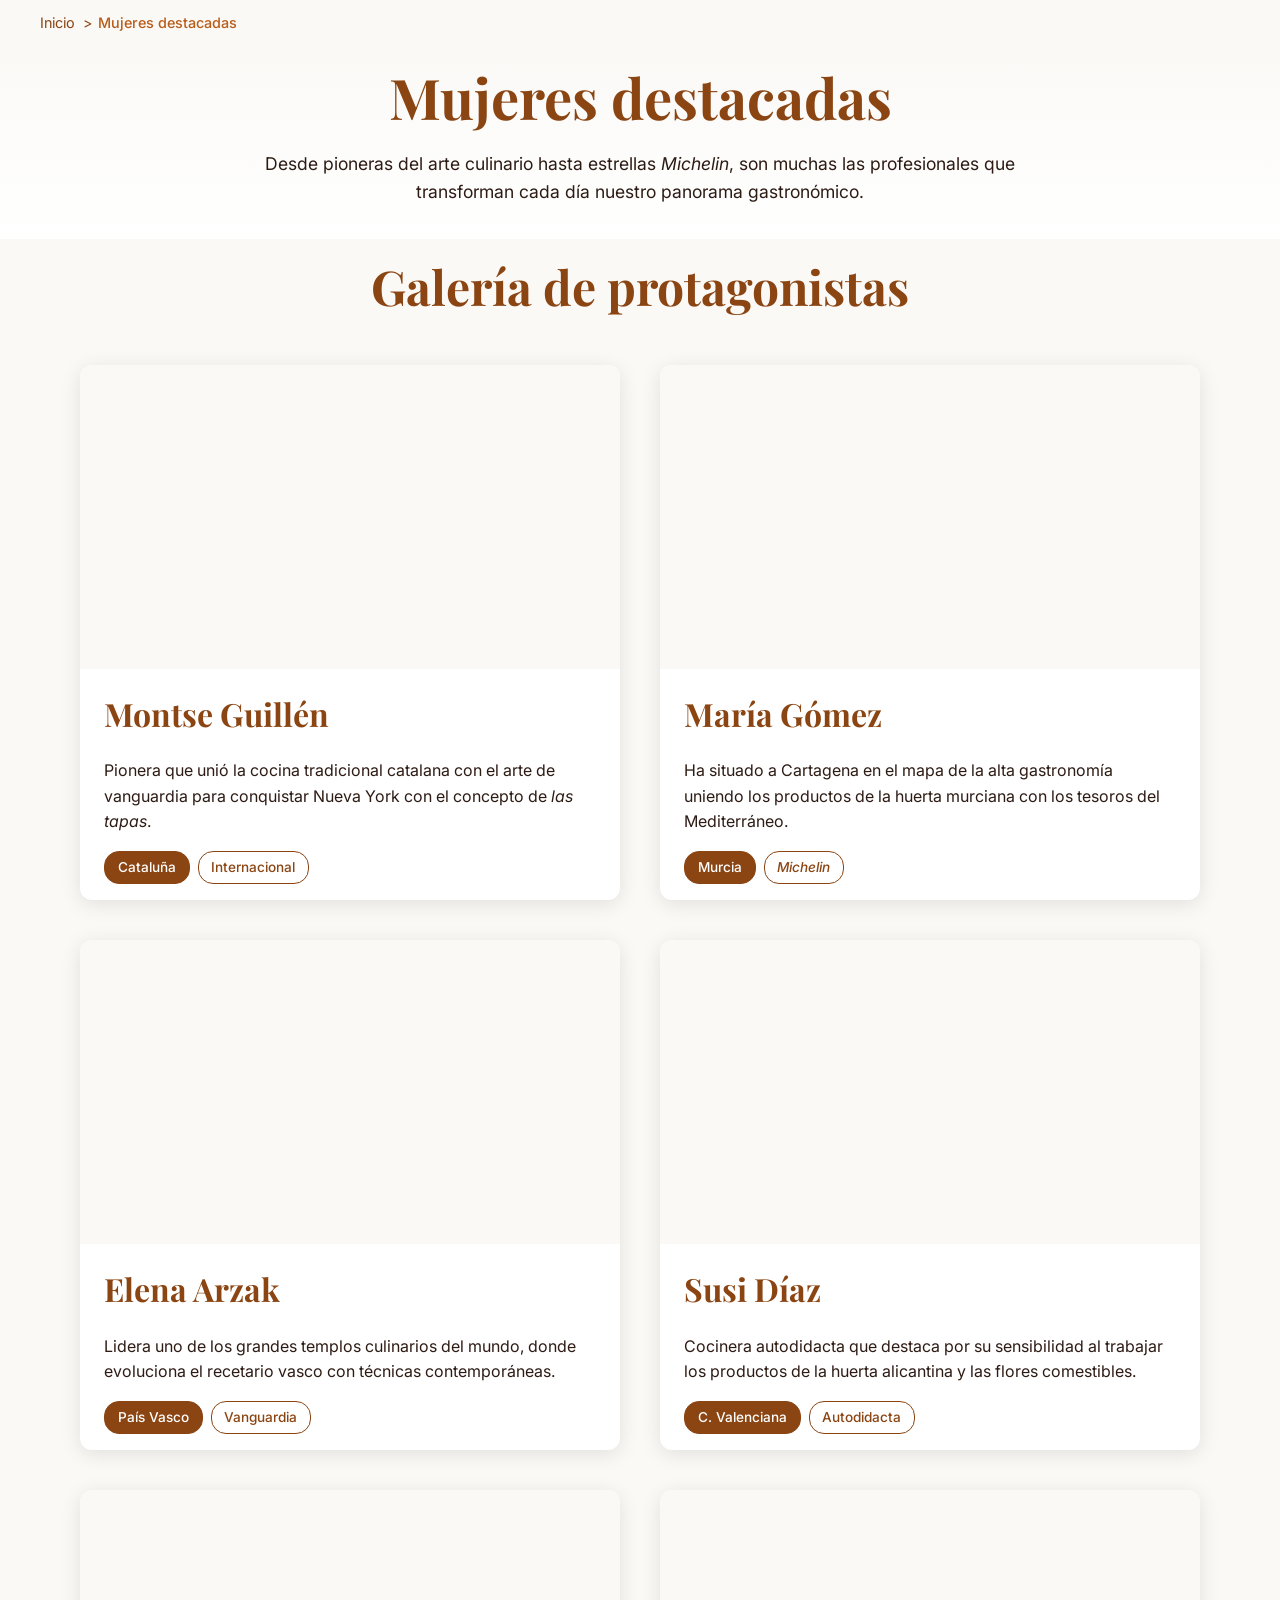
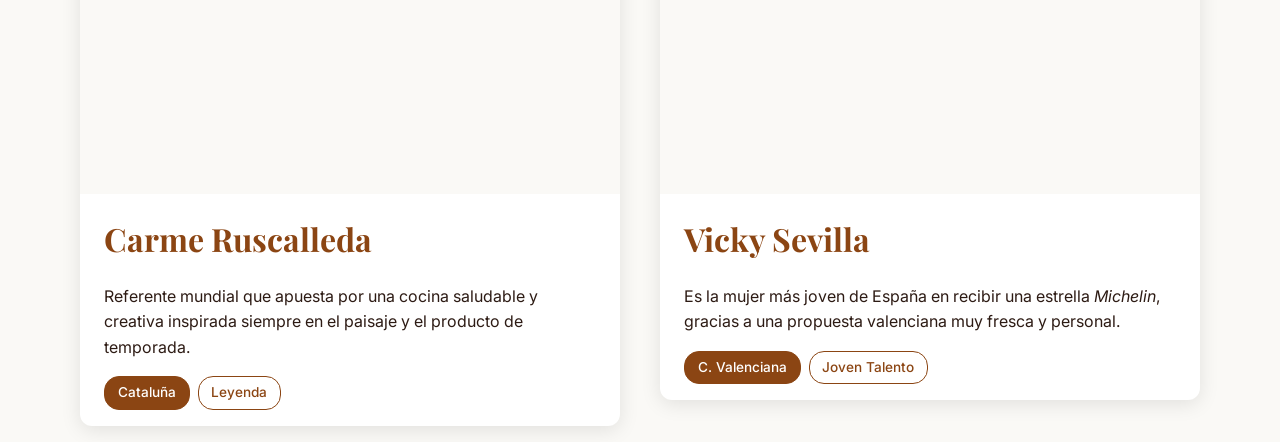
<file: src_P2/categoria.html>
<!doctype html>
<html lang="es">
  <head>
    <meta charset="UTF-8" />
    <meta
      name="description"
      content="Mujeres destacadas - Gastronomía en femenino"
    />
    <meta name="viewport" content="width=device-width, initial-scale=1.0" />
    <title>Mujeres destacadas - {{ titulo_web }}</title>

    <!-- icono de página -->
    <link rel="icon" href="./img/favicon.svg" type="image/svg+xml" />
    <!-- sharp parece no funcionar con la etiqueta link, así que se hace una versión png -->
    <link rel="icon" href="./img/favicon.png" type="image/png" />

    <!-- hoja de estilos -->
    <link rel="stylesheet" href="./css/estilos.css" />

    <!-- tipografía -->
    <link
      rel="stylesheet"
      href="https://fonts.googleapis.com/css2?family=Playfair+Display:ital,wght@0,400;0,700;1,400;1,700&family=Inter:wght@300;400;500;600;700&display=swap"
    />
    <script src="./js/script.js" defer></script>
  </head>
  <body>
    <!-- cabecera de página -->
    <include src="./src_P2/includes/header.html"></include>

    <main>
      <!-- miga de pan -->
      <nav class="breadcrumb-nav" aria-label="Miga de pan">
        <ol>
          <li><a href="index.html">Inicio</a></li>
          <li aria-current="page">Mujeres destacadas</li>
        </ol>
      </nav>

      <section class="hero-general">
        <h1>Mujeres destacadas</h1>
        <p>
          Desde pioneras del arte culinario hasta estrellas
          <i lang="fr">Michelin</i>, son muchas las profesionales que
          transforman cada día nuestro panorama gastronómico.
        </p>
      </section>

      <!-- lista de mujeres destacadas -->
      <section class="categoria">
        <div class="container">
          <h2>Galería de protagonistas</h2>

          <div class="cards-grid">
            <!-- Montse Guillén -->
            <article>
              <a href="det1.html" class="card hvr-curl-bottom-right">
                <figure class="card-image-container">
                  <include
                    src="./src_P2/includes/picture-std.html"
                    locals='{
                              "src": "montse_guillen.jpg",
                              "alt": "Montse Guillen, cuinera i artista",
                              "lang": "ca",
                              "sizes": "(max-width: 767px) 90vw, (max-width: 1200px) 45vw, 540px",
                              "class": "",
                              "loading": "eager",
                              "width": "600",
                              "height": "338"
                            }'
                  >
                  </include>
                </figure>

                <div class="card-content">
                  <h3>Montse Guillén</h3>
                  <p>
                    Pionera que unió la cocina tradicional catalana con el arte
                    de vanguardia para conquistar Nueva York con el concepto de
                    <i>las tapas</i>.
                  </p>

                  <div class="card-tags">
                    <span class="tag-region">Cataluña</span>
                    <span>Internacional</span>
                  </div>
                </div>
              </a>
            </article>

            <!-- María Gómez -->
            <article>
              <a href="det2.html" class="card hvr-curl-bottom-right">
                <figure class="card-image-container">
                  <include
                    src="./src_P2/includes/picture-std.html"
                    locals='{
                              "src": "maria_gomez_magoga.jpg",
                              "alt": "María Gómez en los fogones de Magoga",
                              "lang": "",
                              "sizes": "(max-width: 767px) 90vw, (max-width: 1200px) 45vw, 540px",
                              "class": "",
                              "loading": "eager",
                              "width": "600",
                              "height": "338"
                            }'
                  >
                  </include>
                </figure>
                <div class="card-content">
                  <h3>María Gómez</h3>
                  <p>
                    Ha situado a Cartagena en el mapa de la alta gastronomía
                    uniendo los productos de la huerta murciana con los tesoros
                    del Mediterráneo.
                  </p>
                  <div class="card-tags">
                    <span class="tag-region">Murcia</span>
                    <span lang="fr"><i>Michelin</i></span>
                  </div>
                </div>
              </a>
            </article>

            <!-- Elena Arzak -->
            <article>
              <a href="" class="card hvr-curl-bottom-right">
                <figure class="card-image-container">
                  <include
                    src="./src_P2/includes/picture-std.html"
                    locals='{
                              "src": "elena_arzak.jpg",
                              "alt": "Elena Arzak en la cocina",
                              "lang": "",
                              "sizes": "(max-width: 767px) 90vw, (max-width: 1200px) 45vw, 540px",
                              "class": "",
                              "loading": "lazy",
                              "width": "600",
                              "height": "338"
                            }'
                  >
                  </include>
                </figure>

                <div class="card-content">
                  <h3>Elena Arzak</h3>
                  <p>
                    Lidera uno de los grandes templos culinarios del mundo,
                    donde evoluciona el recetario vasco con técnicas
                    contemporáneas.
                  </p>
                  <div class="card-tags">
                    <span class="tag-region">País Vasco</span>
                    <span>Vanguardia</span>
                  </div>
                </div>
              </a>
            </article>

            <!-- Susi Díaz -->
            <article>
              <a href="" class="card hvr-curl-bottom-right">
                <figure class="card-image-container">
                  <include
                    src="./src_P2/includes/picture-std.html"
                    locals='{
                              "src": "susi-sanchez-la-finca.jpg",
                              "alt": "Susi Díaz en La Finca, Elche",
                              "lang": "",
                              "sizes": "(max-width: 767px) 90vw, (max-width: 1200px) 45vw, 540px",
                              "class": "",
                              "loading": "lazy",
                              "width": "600",
                              "height": "338"
                            }'
                  >
                  </include>
                </figure>
                <div class="card-content">
                  <h3>Susi Díaz</h3>
                  <p>
                    Cocinera autodidacta que destaca por su sensibilidad al
                    trabajar los productos de la huerta alicantina y las flores
                    comestibles.
                  </p>
                  <div class="card-tags">
                    <span class="tag-region">C. Valenciana</span>
                    <span>Autodidacta</span>
                  </div>
                </div>
              </a>
            </article>

            <!-- Carme Ruscalleda -->
            <article>
              <a href="" class="card hvr-curl-bottom-right">
                <figure class="card-image-container">
                  <include
                    src="./src_P2/includes/picture-std.html"
                    locals='{
                              "src": "carme-ruscalleda.jpg",
                              "alt": "Carme Ruscalleda en Sant Pau o Moments",
                              "lang": "",
                              "sizes": "(max-width: 767px) 90vw, (max-width: 1200px) 45vw, 540px",
                              "class": "",
                              "loading": "lazy",
                              "width": "600",
                              "height": "338"
                            }'
                  >
                  </include>
                </figure>
                <div class="card-content">
                  <h3>Carme Ruscalleda</h3>
                  <p>
                    Referente mundial que apuesta por una cocina saludable y
                    creativa inspirada siempre en el paisaje y el producto de
                    temporada.
                  </p>
                  <div class="card-tags">
                    <span class="tag-region">Cataluña</span>
                    <span>Leyenda</span>
                  </div>
                </div>
              </a>
            </article>

            <!-- Vicky Sevilla -->
            <article>
              <a href="" class="card hvr-curl-bottom-right">
                <figure class="card-image-container">
                  <include
                    src="./src_P2/includes/picture-std.html"
                    locals='{
                              "src": "vicky-arrels-restaurant-sagunto.jpg",
                              "alt": "Vicky Sevilla en el restaurante Arrels de Sagunto",
                              "lang": "",
                              "sizes": "(max-width: 767px) 90vw, (max-width: 1200px) 45vw, 540px",
                              "class": "",
                              "loading": "lazy",
                              "width": "600",
                              "height": "338"
                            }'
                  >
                  </include>
                </figure>
                <div class="card-content">
                  <h3>Vicky Sevilla</h3>
                  <p>
                    Es la mujer más joven de España en recibir una estrella
                    <span lang="fr"><i>Michelin</i></span
                    >, gracias a una propuesta valenciana muy fresca y personal.
                  </p>
                  <div class="card-tags">
                    <span class="tag-region">C. Valenciana</span>
                    <span>Joven Talento</span>
                  </div>
                </div>
              </a>
            </article>
          </div>
        </div>
      </section>
    </main>

    <!-- <footer> --->
    <include src="./src_P2/includes/footer.html"></include>
  </body>
</html>
</file>
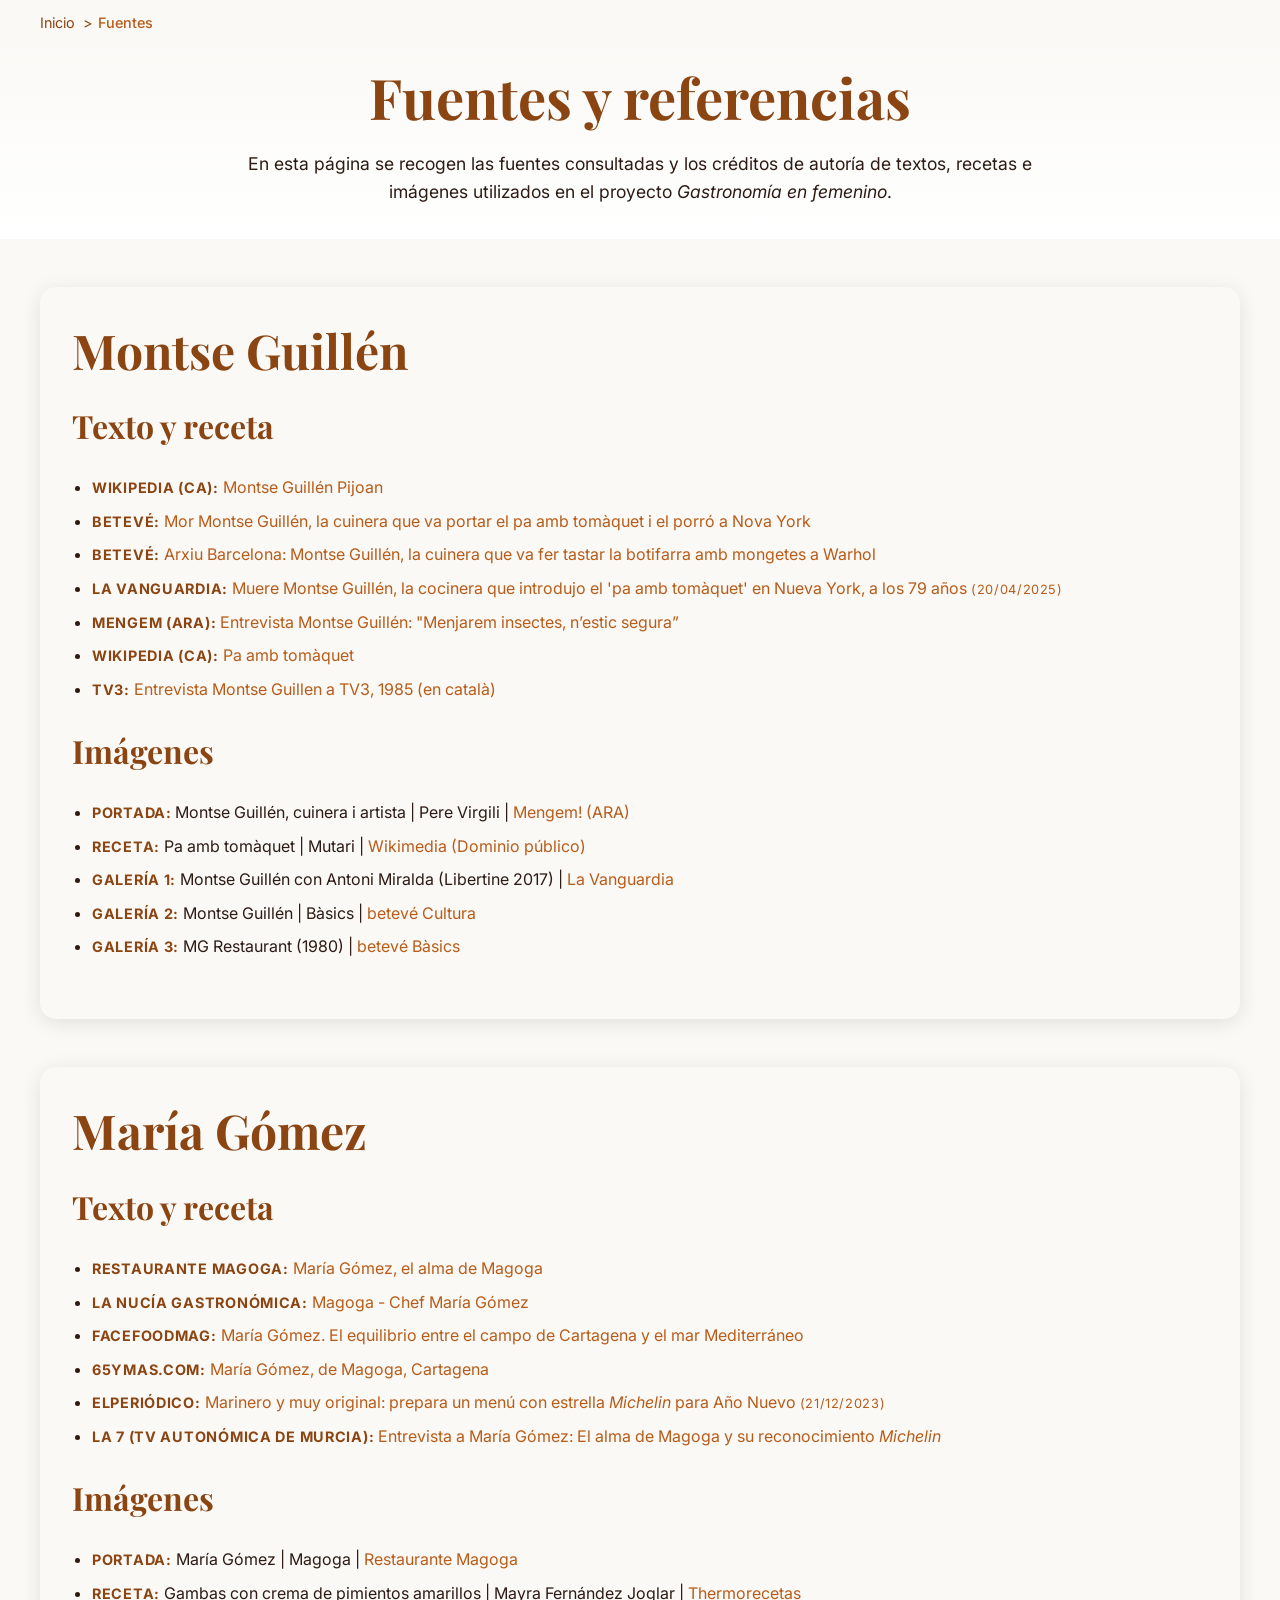
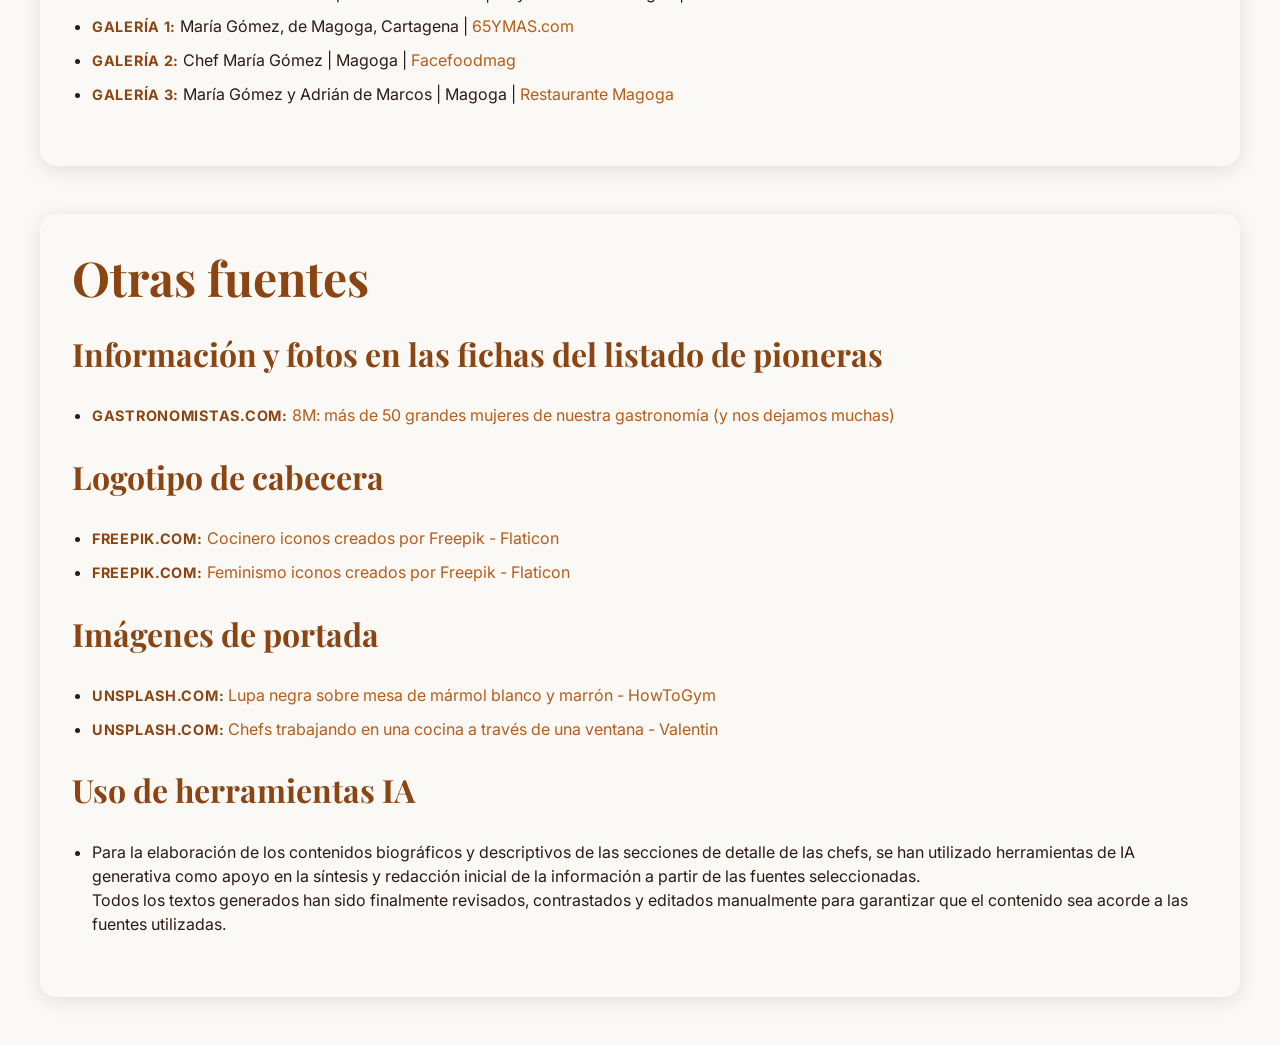
<file: src_P2/links.html>
<!doctype html>
<html lang="es">
  <head>
    <meta charset="UTF-8" />
    <meta name="description" content="Fuentes - Gastronomía en femenino" />
    <meta name="viewport" content="width=device-width, initial-scale=1.0" />
    <title>Fuentes - {{ titulo_web }}</title>

    <!-- icono de página -->
    <link rel="icon" href="./img/favicon.svg" type="image/svg+xml" />
    <!-- sharp parece no funcionar con la etiqueta link, así que se hace una versión png -->
    <link rel="icon" href="./img/favicon.png" type="image/png" />

    <!-- hoja de estilos -->
    <link rel="stylesheet" href="./css/estilos.css" />

    <!-- tipografía -->
    <link
      rel="stylesheet"
      href="https://fonts.googleapis.com/css2?family=Playfair+Display:ital,wght@0,400;0,700;1,400;1,700&family=Inter:wght@300;400;500;600;700&display=swap"
    />
    <script src="./js/script.js" defer></script>
  </head>

  <body>
    <!-- cabecera de página -->
    <include src="./src_P2/includes/header.html"></include>

    <main>
      <!-- miga de pan -->
      <nav class="breadcrumb-nav" aria-label="Miga de pan">
        <ol>
          <li><a href="index.html">Inicio</a></li>
          <li aria-current="page">Fuentes</li>
        </ol>
      </nav>

      <!-- fuentes -->
      <!-- <section class="fuentes container"> -->
      <section class="hero-general">
        <h1>Fuentes y referencias</h1>
        <!-- <p class="fuentes-intro"> -->
        <p>
          En esta página se recogen las fuentes consultadas y los créditos de
          autoría de textos, recetas e imágenes utilizados en el proyecto
          <em>Gastronomía en femenino</em>.
        </p>
      </section>

      <div>
        <!-- montse guillen -->
        <article class="fuentes container">
          <h2>Montse Guillén</h2>

          <!-- enlaces páginas web -->
          <h3>Texto y receta</h3>
          <ul>
            <!-- enlace web -->
            <li>
              <span class="fuentes-bold">Wikipedia (ca):</span>
              <a
                href="https://ca.wikipedia.org/wiki/Montse_Guill%C3%A9n_Pijoan"
                target="_blank"
                rel="noopener"
                >Montse Guillén Pijoan</a
              >
            </li>
            <!-- enlace web -->
            <li>
              <span class="fuentes-bold">betevé:</span>
              <a
                href="https://beteve.cat/cultura/mor-montse-guillen-cuinera-artista/"
                target="_blank"
                rel="noopener"
                lang="ca"
                >Mor Montse Guillén, la cuinera que va portar el pa amb tomàquet
                i el porró a Nova York</a
              >
            </li>
            <!-- enlace web -->
            <li>
              <span class="fuentes-bold">betevé:</span>
              <a
                href="https://beteve.cat/basics/arxiu-barcelona-montse-guillen-cuinera-iconic-bar-tapes-internacional-nova-york/"
                target="_blank"
                rel="noopener"
                lang="ca"
                >Arxiu Barcelona: Montse Guillén, la cuinera que va fer tastar
                la botifarra amb mongetes a Warhol
              </a>
            </li>
            <!-- enlace web -->
            <li>
              <span class="fuentes-bold">La Vanguardia:</span>
              <a
                href="https://www.lavanguardia.com/comer/20250420/10599568/cocinera-montse-guillen-muere-79-anos.html"
                target="_blank"
                rel="noopener"
                >Muere Montse Guillén, la cocinera que introdujo el
                <span lang="ca">'pa amb tomàquet'</span> en Nueva York, a los 79
                años</a
              >
              <span class="fuentes-fecha"
                >(<time datetime="2025-04-20">20/04/2025</time>)</span
              >
            </li>
            <!-- enlace web -->
            <li>
              <span class="fuentes-bold" lang="ca">Mengem (ARA):</span>
              <a
                href="https://mengem.ara.cat/mengem/menjarem-insectes-n-segura_128_5024409.html"
                target="_blank"
                rel="noopener"
                >Entrevista Montse Guillén:
                <span lang="ca">"Menjarem insectes, n’estic segura”</span></a
              >
            </li>
            <!-- enlace web -->
            <li>
              <span class="fuentes-bold">Wikipedia (ca):</span>
              <a
                href="https://ca.wikipedia.org/wiki/Pa_amb_tom%C3%A0quet"
                target="_blank"
                rel="noopener"
                lang="ca"
                >Pa amb tomàquet</a
              >
            </li>
            <!-- enlace video -->
            <li>
              <span class="fuentes-bold">TV3:</span>
              <a
                href="https://www.youtube.com/embed/FzXJkKQkNX4?si=zCpwifUWt-_UTism"
                target="_blank"
                rel="noopener"
                >Entrevista Montse Guillen a <span lang="ca">TV3</span>, 1985
                (<span lang="ca">en català</span>)</a
              >
            </li>
          </ul>

          <!-- créditos imágenes-->
          <h3>Imágenes</h3>
          <ul>
            <!-- créditos -->
            <li>
              <span class="fuentes-bold">Portada: </span
              ><span lang="ca"
                >Montse Guillén, cuinera i artista | Pere Virgili |
              </span>
              <a
                href="https://mengem.ara.cat/mengem/menjarem-insectes-n-segura_128_5024409.html"
                target="_blank"
                rel="noopener"
                lang="ca"
                >Mengem! (ARA)</a
              >
            </li>
            <!-- créditos -->
            <li>
              <span class="fuentes-bold">Receta: </span
              ><span lang="ca">Pa amb tomàquet</span> | Mutari |
              <a
                href="https://commons.wikimedia.org/w/index.php?curid=2920292"
                target="_blank"
                rel="noopener"
                >Wikimedia (Dominio público)</a
              >
            </li>
            <!-- créditos -->
            <li>
              <span class="fuentes-bold">Galería 1: </span>Montse Guillén con
              Antoni Miralda (Libertine <time datetime="2017">2017</time>) |
              <a
                href="https://www.lavanguardia.com/comer/20250420/10599568/cocinera-montse-guillen-muere-79-anos.html"
                target="_blank"
                rel="noopener"
                >La Vanguardia</a
              >
            </li>
            <!-- créditos -->
            <li>
              <span class="fuentes-bold">Galería 2: </span>Montse Guillén |
              <span lang="ca">Bàsics</span>
              |
              <a
                href="https://beteve.cat/cultura/mor-montse-guillen-cuinera-artista/"
                target="_blank"
                rel="noopener"
                >betevé Cultura</a
              >
            </li>
            <!-- créditos -->
            <li>
              <span class="fuentes-bold">Galería 3: </span>MG Restaurant (<time
                datetime="1980"
                >1980</time
              >) |
              <a
                href="https://beteve.cat/basics/arxiu-barcelona-montse-guillen-cuinera-iconic-bar-tapes-internacional-nova-york/"
                target="_blank"
                rel="noopener"
                lang="ca"
                >betevé Bàsics</a
              >
            </li>
          </ul>
        </article>

        <!-- maría gómez -->
        <article class="fuentes container">
          <h2>María Gómez</h2>

          <!-- enlaces páginas web -->
          <h3>Texto y receta</h3>
          <ul>
            <!-- enlace web -->
            <li>
              <span class="fuentes-bold">Restaurante Magoga:</span>
              <a
                href="https://restaurantemagoga.com/maria-gomez-el-alma-de-magoga/"
                target="_blank"
                rel="noopener"
                >María Gómez, el alma de Magoga</a
              >
            </li>
            <!-- enlace web -->
            <li>
              <span class="fuentes-bold">La Nucía Gastronómica:</span>
              <a
                href="https://lanuciagastronomica.com/magoga/"
                target="_blank"
                rel="noopener"
                >Magoga - Chef María Gómez</a
              >
            </li>
            <!-- enlace web -->
            <li>
              <span class="fuentes-bold" lang="en">Facefoodmag:</span>
              <a
                href="https://facefoodmag.com/magazine/maria-gomez-equilibrio-campo-cartagena-mediterraneo"
                target="_blank"
                rel="noopener"
                >María Gómez. El equilibrio entre el campo de Cartagena y el mar
                Mediterráneo</a
              >
            </li>
            <!-- enlace web -->
            <li>
              <span class="fuentes-bold">65YMAS.COM:</span>
              <a
                href="https://www.65ymas.com/sabores-mi-tierra/gastronomia-region-murcia/mujeres-ocupan-lugar-destacado-en-gastronomia-murciana_37597_102.html#:~:text=Mar%C3%ADa%20G%C3%B3mez%2C%20de%20Magoga%2C%20Cartagena"
                target="_blank"
                rel="noopener"
                >María Gómez, de Magoga, Cartagena</a
              >
            </li>
            <!-- enlace web -->
            <li>
              <span class="fuentes-bold">elPeriódico:</span>
              <a
                href="https://www.elperiodico.com/es/gastronomia/20231221/menu-ano-nuevo-recetas-pescado-originales-117863185"
                target="_blank"
                rel="noopener"
                >Marinero y muy original: prepara un menú con estrella
                <span lang="fr"><i>Michelin</i></span> para Año Nuevo</a
              >
              <span class="fuentes-fecha"
                >(<time datetime="2023-12-21">21/12/2023</time>)</span
              >
            </li>
            <!-- enlace video -->
            <li>
              <span class="fuentes-bold">La 7 (TV Autonómica de Murcia):</span>
              <a
                href="https://www.youtube.com/watch?v=B0dpt86j3IE"
                target="_blank"
                rel="noopener"
                >Entrevista a María Gómez: El alma de Magoga y su reconocimiento
                <span lang="fr"><i>Michelin</i></span></a
              >
            </li>
          </ul>

          <!-- créditos imágenes-->
          <h3>Imágenes</h3>
          <ul>
            <!-- créditos -->
            <li>
              <span class="fuentes-bold">Portada:</span> María Gómez | Magoga |
              <a
                href="https://restaurantemagoga.com/wp-content/uploads/2025/08/Maria-Gomez-Magoga.jpg"
                target="_blank"
                rel="noopener"
                >Restaurante Magoga</a
              >
            </li>
            <!-- créditos -->
            <li>
              <span class="fuentes-bold">Receta: </span>Gambas con crema de
              pimientos amarillos | Mayra Fernández Joglar |
              <a
                href="https://www.thermorecetas.com/wp-content/uploads/2015/07/gambas-con-crema-de-pimiento-amarillo-thermorecetas.jpg.webp"
                target="_blank"
                rel="noopener"
                >Thermorecetas</a
              >
            </li>
            <!-- créditos -->
            <li>
              <span class="fuentes-bold">Galería 1: </span>María Gómez, de
              Magoga, Cartagena |
              <a
                href="https://www.65ymas.com/uploads/s1/97/62/07/mari-a-go-mez-de-magoga-cartagena_1_621x621.jpeg"
                target="_blank"
                rel="noopener"
                >65YMAS.com</a
              >
            </li>
            <!-- créditos -->
            <li>
              <span class="fuentes-bold">Galería 2: </span>Chef María Gómez |
              Magoga |
              <a
                href="https://facefoodmag.com/fotos/blog/chef-maria-gomez-arrozal-calasparra.jpg"
                target="_blank"
                rel="noopener"
                lang="en"
                >Facefoodmag</a
              >
            </li>
            <!-- créditos -->
            <li>
              <span class="fuentes-bold">Galería 3: </span>María Gómez y Adrián
              de Marcos | Magoga |
              <a
                href="https://facefoodmag.com/fotos/files/maria-gomez-adrian-de-marcos.jpg"
                target="_blank"
                rel="noopener"
                >Restaurante Magoga</a
              >
            </li>
          </ul>
        </article>

        <!-- Otros enlaces -->
        <article class="fuentes container">
          <h2>Otras fuentes</h2>

          <!-- enlaces páginas web -->
          <h3>Información y fotos en las fichas del listado de pioneras</h3>
          <ul>
            <!-- enlace web -->
            <li>
              <span class="fuentes-bold">Gastronomistas.com:</span>
              <a
                href="https://www.gastronomistas.com/50-grandes-mujeres-de-nuestra-gastronomia/"
                target="_blank"
                rel="noopener"
                >8M: más de 50 grandes mujeres de nuestra gastronomía (y nos
                dejamos muchas)</a
              >
            </li>
          </ul>

          <!-- enlaces páginas web -->
          <h3>Logotipo de cabecera</h3>
          <ul>
            <!-- enlace web -->
            <li>
              <span class="fuentes-bold">Freepik.com:</span>
              <a
                href="https://www.flaticon.es/iconos-gratis/cocinero"
                target="_blank"
                rel="noopener"
                title="cocinero iconos"
                >Cocinero iconos creados por Freepik - Flaticon</a
              >
            </li>
            <!-- enlace web -->
            <li>
              <span class="fuentes-bold">Freepik.com:</span>
              <a
                href="https://www.flaticon.es/iconos-gratis/feminismo"
                target="_blank"
                rel="noopener"
                title="feminismo iconos"
                >Feminismo iconos creados por Freepik - Flaticon</a
              >
            </li>
          </ul>

          <!-- enlaces páginas web -->
          <h3>Imágenes de portada</h3>
          <ul>
            <!-- enlace web -->
            <li>
              <span class="fuentes-bold">Unsplash.com:</span>
              <a
                href="https://unsplash.com/es/fotos/lupa-negra-sobre-mesa-de-marmol-blanco-y-marron-S9NchuPb79I?utm_source=unsplash&utm_medium=referral&utm_content=creditCopyText"
                target="_blank"
                rel="noopener"
                title="lupa negra sobre mesa de marmol blanco"
                >Lupa negra sobre mesa de mármol blanco y marrón - HowToGym</a
              >
            </li>
            <!-- enlace web -->
            <li>
              <span class="fuentes-bold">Unsplash.com:</span>
              <a
                href="https://unsplash.com/es/fotos/chefs-trabajando-en-una-cocina-a-traves-de-una-ventana-7uGtxeLLa0g"
                target="_blank"
                rel="noopener"
                title="Chefs trabajando en una cocina a través de una ventana"
                >Chefs trabajando en una cocina a través de una ventana -
                Valentin</a
              >
            </li>
          </ul>

          <!-- enlaces páginas web -->
          <h3>Uso de herramientas IA</h3>
          <ul>
            <!-- enlace web -->
            <li>
              <p>
                Para la elaboración de los contenidos biográficos y descriptivos
                de las secciones de detalle de las chefs, se han utilizado
                herramientas de IA generativa como apoyo en la síntesis y
                redacción inicial de la información a partir de las fuentes
                seleccionadas.
              </p>
              <p>
                Todos los textos generados han sido finalmente revisados,
                contrastados y editados manualmente para garantizar que el
                contenido sea acorde a las fuentes utilizadas.
              </p>
            </li>
          </ul>
        </article>
      </div>
      <!-- </section> -->
    </main>

    <!-- <footer> --->
    <include src="./src_P2/includes/footer.html"></include>
  </body>
</html>
</file>
<file: src_P2/css/estilos.css>
/* ========================================
   DEPENDENCIA HOVER
======================================= */
@import "npm:hover.css";

/* ========================================
   VARIABLES CSS
======================================= */
:root {
  /* FUENTES */
  --fuente-titulo: "Playfair Display", Georgia, serif;
  --fuente-cuerpo: "Inter", -apple-system, BlinkMacSystemFont, sans-serif;
  --fuente-regular: 400;
  --fuente-medium: 500;
  --fuente-bold: 700;

  /* COLORES DE TEXTO */
  --color-texto: #2d1b14;
  --color-texto-inverso: #ffffff;

  /* COLORES DECORATIVOS */
  /* --color-primario: #d2691e; */
  --color-primario: #b85c1a;
  --color-primario-oscuro: #8b4513;
  --color-hover: #d2691e;

  /* COLORES DE FONDO */
  --color-fondo-body: #faf9f6;
  --color-fondo-blanco: #ffffff;

  /* OVERLAYS */
  --overlay-negro: rgba(0, 0, 0, 0.75);

  /* SOMBRAS */
  --sombra-tenue: 0 4px 20px rgba(0, 0, 0, 0.1);
  --sombra-fuerte: 0 12px 40px rgba(0, 0, 0, 0.2);
  --sombra-modal: 0 20px 60px rgba(0, 0, 0, 0.5);
}

/* ========================================
   BASE
======================================= */
* {
  margin: 0;
  padding: 0;
  box-sizing: border-box;
}

html {
  font-size: 16px;
  scroll-behavior: smooth;
}

body {
  font-family: var(--fuente-cuerpo);
  font-weight: var(--fuente-regular);
  line-height: 1.6;
  color: var(--color-texto);
  background-color: var(--color-fondo-body);
}

/* ========================================
   CONTENEDOR
======================================= */
.container {
  max-width: 1200px;
  margin: 0 auto;
  padding: 0 2.5rem;
}

/* ========================================
   TIPOGRAFÍA
======================================= */
h1,
h2,
h3 {
  font-family: var(--fuente-titulo);
  font-weight: var(--fuente-bold);
  color: var(--color-primario-oscuro);
  line-height: 1.3;
}

h1 {
  font-size: clamp(2.5rem, 5.5vw, 3.5rem);
}
h2 {
  font-size: clamp(2rem, 5vw, 3rem);
  margin-bottom: 1.5rem;
}
h3 {
  font-size: clamp(1.5rem, 3vw, 2rem);
  margin-bottom: 1.5rem;
}

p {
  font-family: var(--fuente-cuerpo);
  font-weight: var(--fuente-regular);
}

/* ========================================
   BOTONES
======================================= */
.boton {
  display: inline-block;
  padding: 0.8rem 1.6rem;
  border-radius: 8px;
  text-decoration: none;
  font-weight: var(--fuente-medium);
  font-family: var(--fuente-cuerpo);
  background: var(--color-primario);
  color: var(--color-texto-inverso);
  border: 2px solid var(--color-primario);
  transition: all 0.3s;
}

.boton:hover {
  background: var(--color-hover);
  border-color: var(--color-hover);
}

/* ========================================
   CABECERA
======================================= */
.main-header {
  position: sticky;
  top: 0;
  background: var(--color-fondo-blanco);
  z-index: 100;
  padding: 1.2rem 2.5rem;
  display: flex;
  justify-content: space-between;
  align-items: center;
  border-bottom: 2px solid var(--color-primario-oscuro);
}

.main-nav {
  display: flex;
  align-items: center;
}

.menu-movil-toggle {
  background: none;
  border: none;
  font-size: 1.8rem;
  cursor: pointer;
  color: var(--color-primario-oscuro);
  display: block;
  padding: 0.5rem;
}

.menu-links {
  display: none;
  flex-direction: column;
  list-style: none;
  background: var(--color-fondo-blanco);
  position: absolute;
  top: 100%;
  right: 0;
  min-width: 220px;
  z-index: 100;
  box-shadow: var(--sombra-fuerte);
  border: 1px solid rgba(0, 0, 0, 0.05);
  padding: 1rem 0;
}

.menu-links.menu-open {
  display: flex;
}

.menu-links li {
  width: 100%;
  display: flex;
  justify-content: center;
  padding: 0.5rem 0;
}

.menu-links a {
  display: inline-block;
  padding: 0.4rem 0.8rem;
  color: var(--color-primario-oscuro);
  text-decoration: none;
  text-align: center;
  font-weight: var(--fuente-medium);
  font-size: 1.1rem;
  transition: all 0.3s;
  border: 1px solid transparent;
}

.menu-links a:hover {
  color: var(--color-primario);
}

.menu-links a[aria-current="page"] {
  color: var(--color-primario);
  border: 1px solid var(--color-primario);
  border-radius: 4px;
}

@media (min-width: 768px) {
  .menu-movil-toggle {
    display: none;
  }

  .menu-links {
    display: flex;
    flex-direction: row;
    position: static;
    padding: 0;
    gap: 1.5rem;
    box-shadow: none;
    border: none;
    background: transparent;
  }

  .menu-links li {
    width: auto;
    padding: 0;
  }

  .menu-links a {
    padding: 0.3rem 0.6rem;
    font-size: 1rem;
  }

  .menu-links a:hover {
    background: transparent;
    color: var(--color-hover);
  }

  .menu-links a[aria-current="page"] {
    border: 1px solid var(--color-primario);
  }
}

.logo-animado-nav {
  width: clamp(45px, 8vw, 65px);
  height: auto;
  display: flex;
  align-items: center;
  flex-shrink: 0;
}

.logo-svg-header {
  width: 100%;
  height: 100%;
  filter: drop-shadow(0 2px 4px rgba(0, 0, 0, 0.1));
}

.logo-text {
  display: flex;
  flex-direction: column;
  justify-content: center;
}

.logo {
  display: flex;
  align-items: center;
  gap: 12px;
  font-family: var(--fuente-titulo);
  color: var(--color-primario-oscuro);
  text-decoration: none;
  text-transform: uppercase;
  font-size: clamp(1.1rem, 4vw, 1.6rem);
  line-height: 1.2;
}

.logo-img {
  height: clamp(40px, 8vw, 60px);
  width: auto;
  object-fit: contain;
}

.logo span {
  display: block;
  font-weight: var(--fuente-regular);
  font-style: italic;
  color: var(--color-primario);
  letter-spacing: 2;
  text-transform: none;
  margin-top: -2px;
  font-size: clamp(0.9rem, 3.5vw, 1.4rem);
}

/* ========================================
   ANIMACIONES CSS PARA EL SVG
======================================= */
.anim-gorro {
  transform-origin: center center;
  animation:
    popIn 0.8s cubic-bezier(0.175, 0.885, 0.32, 1.275) both,
    latido 3s ease-in-out 2.5s infinite;
}

.anim-simbolo {
  opacity: 0;
  animation: fadeIn 0.6s ease-out 0.8s forwards;
}

.anim-shadow {
  opacity: 0;
  animation: fadeInSombra 1s ease-out 1.4s forwards;
}

@keyframes popIn {
  0% {
    transform: scale(0);
    opacity: 0;
  }
  100% {
    transform: scale(1);
    opacity: 1;
  }
}

@keyframes fadeIn {
  to {
    opacity: 1;
  }
}

@keyframes fadeInSombra {
  from {
    opacity: 0;
  }
  to {
    opacity: 0.6;
  }
}

@keyframes latido {
  0%,
  100% {
    transform: scale(1);
  }
  50% {
    transform: scale(1.1);
  }
}

/* ========================================
   HERO INDEX
======================================= */
.hero-index {
  background:
    linear-gradient(rgba(0, 0, 0, 0.5), rgba(0, 0, 0, 0.5)),
    url("../img/valentin-7uGtxeLLa0g-unsplash.jpg?as=webp&width=600");
  background-size: cover;
  background-position: bottom;
  color: var(--color-texto-inverso);
  display: flex;
  flex-direction: column;
  align-items: center;
  justify-content: center;
  padding: 3rem 5%;
  gap: 2rem;
  text-align: center;
  min-height: 60vh;
}

.hero-index h1 {
  color: var(--color-texto-inverso);
  margin-bottom: 1.5rem;
  font-size: clamp(1rem, 5vw + 1rem, 3rem);
}

.hero-index-text {
  width: 100%; /* En móvil ocupa todo */
  max-width: 800px;
}

.hero-index-image {
  width: 100%;
  display: flex;
  justify-content: center;
}

.hero-clip-container {
  width: 100%;
  max-width: 350px;
  aspect-ratio: 2 / 1;

  clip-path: url("#clip-gastronomia");
  -webkit-clip-path: url("#clip-gastronomia");
}

.hero-index-image-clip {
  width: 100%;
  height: 100%;
  object-fit: cover;
  display: block;
}

/* tamaño intermedio para la imagen */
@media (min-width: 768px) {
  .hero-index {
    background:
      linear-gradient(rgba(0, 0, 0, 0.5), rgba(0, 0, 0, 0.5)),
      url("../img/valentin-7uGtxeLLa0g-unsplash.jpg?as=webp&width=1000");
    background-size: cover;
    background-position: bottom;
  }
}

/* 2 columnas */
@media (min-width: 1024px) {
  .hero-index {
    background:
      linear-gradient(rgba(0, 0, 0, 0.5), rgba(0, 0, 0, 0.5)),
      url("../img/valentin-7uGtxeLLa0g-unsplash.jpg?as=webp&width=1600");
    background-size: cover;
    background-position: bottom;
    flex-direction: row;
    text-align: left;
    justify-content: space-between;
    gap: 5%;
  }

  .hero-index-text {
    flex: 2;
    padding-right: 2rem;
  }

  .hero-index-image {
    flex: 1;
    justify-content: flex-end;
  }

  .hero-clip-container {
    max-width: 600px;
  }
}

/* ========================================
   HERO GENERAL
======================================= */
.hero-general {
  background: linear-gradient(
    var(--color-fondo-body),
    var(--color-fondo-blanco)
  );
  min-height: 10vh;
  display: block;
  align-items: center;
  text-align: center;

  margin: 0 auto;
  padding: 1rem 2.5rem;
}

.hero-general h1 {
  font-family: var(--fuente-titulo);
  margin-bottom: 1rem;
}

.hero-general p {
  max-width: 800px;
  margin: 0 auto 1rem;
  font-size: 1.1rem;
}

/* ========================================
   SECCIONES
======================================= */
.ultimas-entradas,
.categoria {
  padding: 1rem 0;
}

.ultimas-entradas h2,
.categoria h2 {
  text-align: center;
  margin-bottom: 3rem;
}

/* ========================================
   TARJETAS ultimas-entradas y categorías
======================================= */
.cards-grid {
  display: flex;
  flex-direction: column;
  gap: 2rem;
}

@media (min-width: 768px) {
  .cards-grid {
    display: grid;
    grid-template-columns: repeat(auto-fit, minmax(360px, 1fr));
    gap: 2.5rem;
  }
}

.card {
  display: block;
  color: inherit;
  text-decoration: none;
  background: var(--color-fondo-blanco);
  border-radius: 12px;
  overflow: hidden;
  box-shadow: var(--sombra-tenue);
  transition: all 0.3s ease;
}

.card:hover {
  text-decoration: none;
  transform: translateY(-5px);
  box-shadow: var(--sombra-fuerte);
}

.card-image-container {
  width: 100%;
  aspect-ratio: 16 / 9;
  overflow: hidden;
  margin: 0;
  background-color: var(--color-fondo-body);
}

.card-image-container img {
  width: 100%;
  height: 100%;
  object-fit: cover;
  object-position: center top;
  display: block;
}

.card-content {
  padding: 1.5rem 1.5rem 0 1.5rem;
  position: relative;
}

.card h2 {
  margin-bottom: 0.5rem;
}

.card p {
  color: var(--color-texto);
  margin-bottom: 1rem;
}

.card-tags {
  display: flex;
  gap: 0.5rem;
  margin: 1rem 0;
}

.card-tags span {
  background: transparent;
  border: 1px solid var(--color-primario-oscuro);
  color: var(--color-primario-oscuro);
  padding: 0.3rem 0.8rem;
  border-radius: 15px;
  font-size: 0.85rem;
  font-weight: var(--fuente-medium);
}

.card-tags span.tag-region {
  background: var(--color-primario-oscuro);
  color: var(--color-texto-inverso);
}

/* ========================================
   MIGA DE PAN
======================================= */
.breadcrumb-nav {
  background-color: var(--color-fondo-body);
  padding: 0.7rem 2.5rem;
}

.breadcrumb-nav ol {
  list-style: none;
  display: flex;
  flex-wrap: wrap;
  gap: 0.3rem;
  margin: 0;
  padding: 0;
  font-size: 0.9rem;
  font-family: var(--fuente-cuerpo);
}

.breadcrumb-nav li {
  color: var(--color-primario-oscuro);
}

.breadcrumb-nav li:not(:last-child)::after {
  content: ">";
  margin-left: 0.5rem;
  color: var(--color-primario-oscuro);
  font-weight: var(--fuente-regular);
}

.breadcrumb-nav a {
  color: var(--color-primario-oscuro);
  text-decoration: none;
  transition: color 0.2s;
}

.breadcrumb-nav a:hover {
  color: var(--color-hover);
  text-decoration: underline;
}

.breadcrumb-nav li[aria-current="page"] {
  font-weight: var(--fuente-medium);
  color: var(--color-primario);
}

/* ========================================
   PAGINA DETALLE IMAGEN PORTADA Y RECETA 
======================================= */
.img-caption {
  color: var(--color-texto);
  font-size: 0.85rem;
  border-radius: 0 0 12px 12px;
  font-weight: var(--fuente-medium);
  max-width: max-content;
}

.img-caption a:link {
  color: var(--color-primario);
  text-decoration: none;
  transition: all 0.2s;
}

.img-caption a:visited {
  color: var(--color-hover);
}

/* ========================================
  PAGINA DETALLE CABECERA
======================================= */
.header-interno {
  display: block;
  background-color: transparent;
  margin-top: 2rem;
  margin-bottom: 1.5rem;
}

.header-interno-subtitulo {
  color: var(--color-texto);
  font-weight: var(--fuente-medium);
  font-size: 1.15rem;
}

.header-interno-figure {
  margin: 0 0 2rem 0;
  position: relative;
  width: 100%;
}

.header-interno-image {
  width: 100%;
  border-radius: 12px;
  display: block;
  object-fit: cover;

  height: auto;
  aspect-ratio: auto;
  object-position: center top;
}

@media (min-width: 768px) {
  .header-interno-image {
    height: 350px;
    object-position: top center;
  }
}

@media (min-width: 768px) {
  .header-interno {
    display: flex;
    justify-content: space-between;
    align-items: center;
  }
}

/* ========================================
   PAGINA DETALLE PÁRRAFOS BIO 
======================================= */
.bio p {
  margin-bottom: 1.5rem;
  font-size: 1.05rem;
}

.bio strong {
  color: var(--color-primario-oscuro);
}

/* ========================================
   PAGINA DETALLE RECETA 
======================================= */
.receta-grid {
  display: grid;
  gap: 2.5rem;
  margin-top: 2rem;
}

.receta-grid h3 {
  font-size: 1.4rem;
  margin-bottom: 1rem;
}

.receta-grid ul,
.receta-grid ol {
  padding-left: 1.5rem;
}

.receta-grid li {
  margin-bottom: 0.4rem;
}

@media (min-width: 768px) {
  .receta-grid {
    grid-template-columns: 1fr 1fr;
    gap: 3rem;
  }
}

.receta {
  background: var(--color-fondo-blanco);
  padding: 2.5rem;
  border-radius: 16px;
  margin: 3rem 0;
  box-shadow: var(--sombra-tenue);
}

.receta h2 {
  font-size: 2rem;
  margin-bottom: 1rem;
}

/* ========================================
   PAGINA DETALLE RECETA IMAGEN
======================================= */
.receta-figure {
  margin: 0 0 2rem 0;
  position: relative;
}

.receta-imagen {
  width: 100%;
  aspect-ratio: 3 / 2;
  height: auto;
  max-height: 55vh;
  object-fit: cover;
  border-radius: 12px;
}

@media (min-width: 768px) {
  .receta-imagen {
    height: auto;
  }
}

/* ========================================
   PAGINA DETALLE GALERIA
======================================= */
.galeria-grid {
  display: grid;
  grid-template-columns: 1fr;
  gap: 1.5rem;
  margin-top: 1.5rem;
  border-radius: 12px;
  list-style: none;
}

.galeria {
  margin: 3rem 0;
}

.galeria-item {
  margin: 0;
  padding: 0;
}

.galeria-figure {
  position: relative;
  margin: 0;
}

.galeria-figure figcaption {
  background: var(--color-primario-oscuro);
  color: var(--color-texto-inverso);
  padding: 0.6rem 0.8rem;
  font-size: 0.85rem;
  border-radius: 0 0 8px 8px;
  text-align: center;
  font-weight: var(--fuente-medium);
}

.galeria-img {
  width: 100%;
  height: 250px;
  object-fit: cover;
  border-radius: 8px 8px 0 0;
  display: block;
  cursor: zoom-in;
  transition: transform 0.2s;
}

.galeria-img:hover {
  transform: scale(1.02);
}

@media (min-width: 768px) {
  .galeria-grid {
    grid-template-columns: repeat(2, 1fr);
  }
  .galeria-img {
    height: 220px;
  }
}

@media (min-width: 1024px) {
  .galeria-grid {
    grid-template-columns: repeat(3, 1fr);
  }
  .galeria-img {
    height: 220px;
  }
}

/* ========================================
   PAGINA DETALLE GALERIA MODAL
======================================= */
.modal-galeria {
  display: none;
  position: fixed;
  z-index: 1000;
  inset: 0;
  background: var(--overlay-negro);
  backdrop-filter: blur(2px);
  padding: 2rem;
}

.modal-galeria.mostrar {
  display: flex;
  align-items: center;
  justify-content: center;
}

.modal-contenido {
  position: relative;
  /* max-width: 95vw; */
  /* max-height: 95vh; */
  max-height: 60%;
}

.modal-img {
  max-width: 100%;
  max-height: 90%;
  width: auto;
  height: auto;
  border-radius: 12px;
  box-shadow: var(--sombra-modal);
  cursor: zoom-out;
}

.modal-cerrar {
  position: absolute;
  top: 0;
  right: 0;
  background: var(--color-primario);
  color: var(--color-texto-inverso);
  width: 50px;
  height: 50px;
  border-radius: 50%;
  display: flex;
  align-items: center;
  justify-content: center;
  font-size: 1.8rem;
  cursor: pointer;
  margin: 1rem;
  z-index: 1001;
}

.modal-cerrar:hover {
  color: var(--color-primario);
  background: var(--overlay-negro);
}

/* ========================================
   PAGINA DETALLE VÍDEO
======================================= */
.video {
  margin: 3rem 0;
}

.video-figure {
  margin: 2rem 0;
}

.video-wrapper {
  position: relative;
  width: 100%;
  padding-bottom: 56.25%; /* 16:9 */
  height: 0;
  overflow: hidden;
  border-radius: 12px;
}

.video-wrapper iframe {
  position: absolute;
  top: 0;
  left: 0;
  width: 100%;
  height: 100%;
  border: 0;
  border-radius: 12px;
}

.video-figure figcaption {
  background: var(--color-primario-oscuro);
  color: var(--color-texto-inverso);
  padding: 0.8rem 1rem;
  font-size: 0.9rem;
  text-align: center;
  border-radius: 0 0 12px 12px;
  margin-top: -0.5rem;
  font-weight: var(--fuente-medium);
}

/* ========================================
   FUENTES COMÚN TODAS LAS PÁGINAS
======================================= */
.fuentes {
  background: var(--color-fondo-body);
  padding: 2rem 2rem;
  margin-top: 3rem;
  margin-bottom: 3rem;
  border-radius: 16px;
  box-shadow: var(--sombra-tenue);
}

.fuentes h1 {
  text-align: center;
  margin-bottom: 2rem;
}

.fuentes ul {
  padding-left: 1.25rem;
  margin-bottom: 1.5rem;
}

.fuentes li {
  padding: 0.3rem 0;
  line-height: 1.5;
}

.fuentes a {
  color: var(--color-primario);
  text-decoration: none;
  border-bottom: 1px solid transparent;
  transition: border-bottom 0.2s;
}

.fuentes a:hover,
.fuentes a:focus {
  border-bottom-color: currentColor;
}

/* ========================================
   FUENTES PÁGINA LINKS
======================================= */
.fuentes-intro {
  text-align: center;
  max-width: 700px;
  margin: 0 auto 2.5rem;
  color: var(--color-texto);
  font-size: 0.95rem;
}

.fuente-bloque {
  background: var(--color-fondo-blanco);
  border-radius: 12px;
  padding: 2rem;
  margin-bottom: 2rem;
  box-shadow: var(--sombra-fuerte);
}

.fuente-bloque h2 {
  margin-bottom: 1rem;
}

.fuentes-bold {
  font-weight: var(--fuente-bold);
  color: var(--color-primario-oscuro);
  text-transform: uppercase;
  font-size: 0.9em;
  letter-spacing: 0.05em;
}

.fuentes-fecha {
  font-weight: var(--fuente-regular);
  color: var(--color-primario);
  font-size: 0.8em;
  letter-spacing: 0.05em;
}

/* ========================================
   FOOTER
======================================= */
footer {
  background: var(--color-primario-oscuro);
  color: var(--color-texto-inverso);
  text-align: center;
  padding: 3rem 1rem;
  margin-top: 5rem;
}

.footer a {
  color: var(--color-texto-inverso);
}

.footer a:hover {
  border-bottom-color: currentColor;
}

/* ========================================
   abreviaturas
======================================= */
abbr[title] {
  cursor: help;
  text-decoration: underline dotted;
}

/* ========================================
   ACCESIBILIDAD
======================================= */
:focus-visible {
  outline: 3px solid var(--color-primario);
  outline-offset: 2px;
}
</file>
